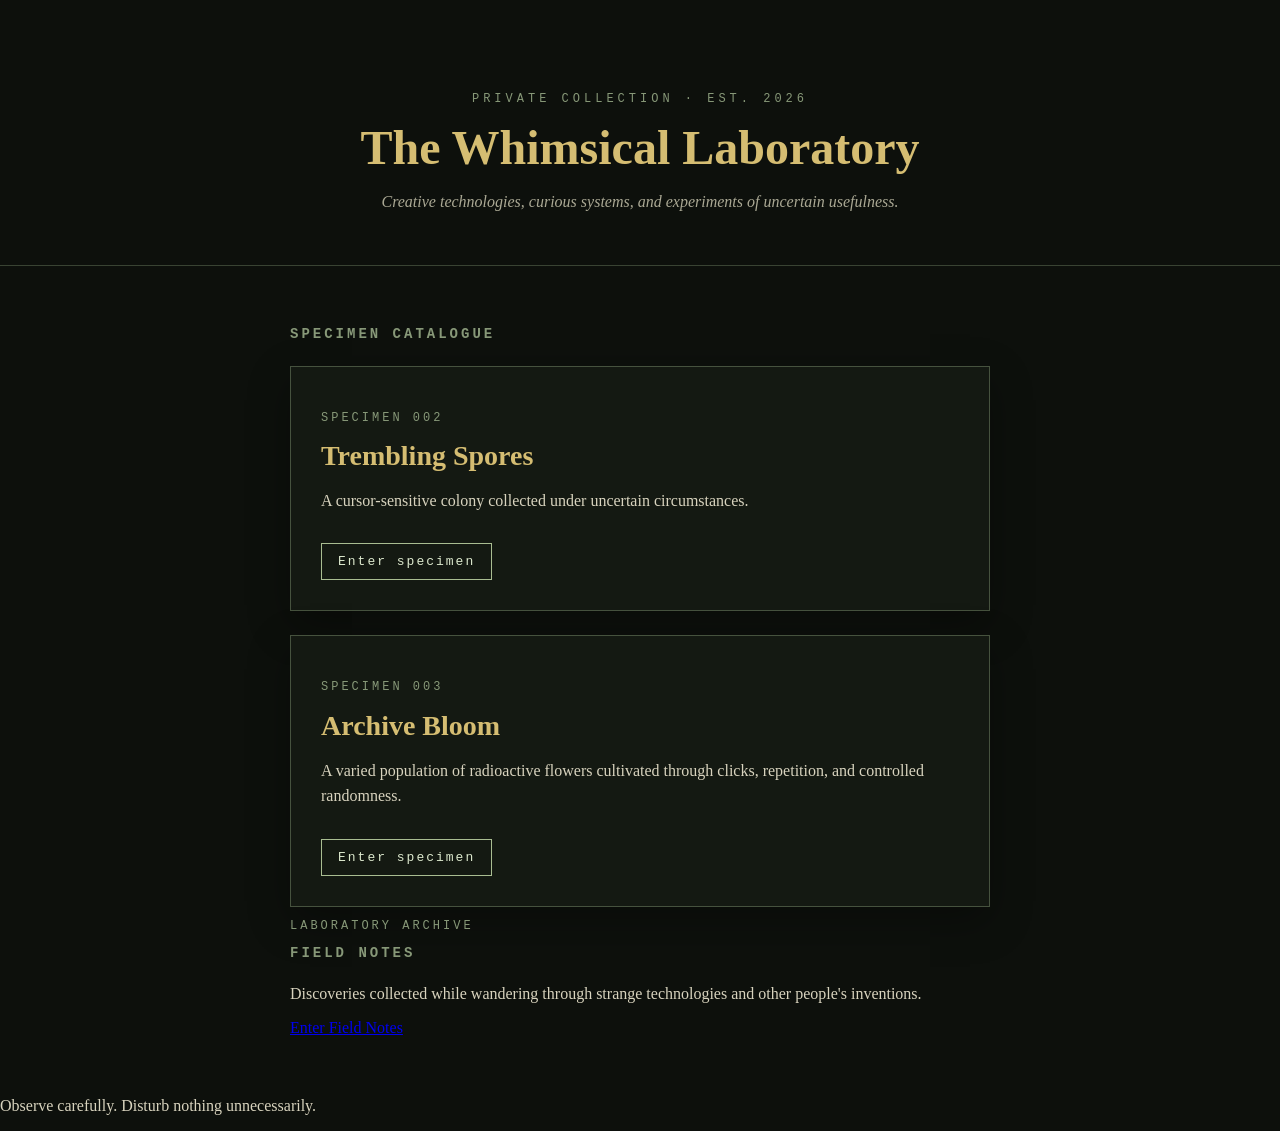
<file: index.html>
<!doctype html>
<html lang="en">
  <head>
    <meta charset="utf-8">
      <meta name="viewport" content="width=device-width, initial-scale=1">

      <title>The Whimsical Laboratory</title>

      <link rel="stylesheet" href="style.css">
  </head>
      <body>
      <header>
      <p class="eyebrow">PRIVATE COLLECTION · EST. 2026</p>

      <h1>The Whimsical Laboratory</h1>

      <p class="introduction">
        Creative technologies, curious systems, and experiments
        of uncertain usefulness.
      </p>
    </header>

      <main>
      <h2>Specimen Catalogue</h2>

      <article class="specimen-card">
        <p class="specimen-number">SPECIMEN 002</p>

        <h3>Trembling Spores</h3>

        <p>
          A cursor-sensitive colony collected under uncertain circumstances.
        </p>

<a href="experiments/002-trembling-spores/">
          Enter specimen
        </a>
      </article>

        <article class="specimen-card">
  <p class="specimen-number">SPECIMEN 003</p>

  <h3>Archive Bloom</h3>

  <p>
    A varied population of radioactive flowers cultivated through clicks,
    repetition, and controlled randomness.
  </p>

  <a href="experiments/003-archive-bloom/">
    Enter specimen
  </a>
</article>
        
<section class="room-link">
  <p class="specimen-number">LABORATORY ARCHIVE</p>

  <h2>Field Notes</h2>

  <p>
    Discoveries collected while wandering through strange technologies
    and other people's inventions.
  </p>

  <a href="discoveries/">
    Enter Field Notes
  </a>
</section>
        
    </main>

    <footer>
      <p>Observe carefully. Disturb nothing unnecessarily.</p>
    </footer>
  </body>
</html>
</file>
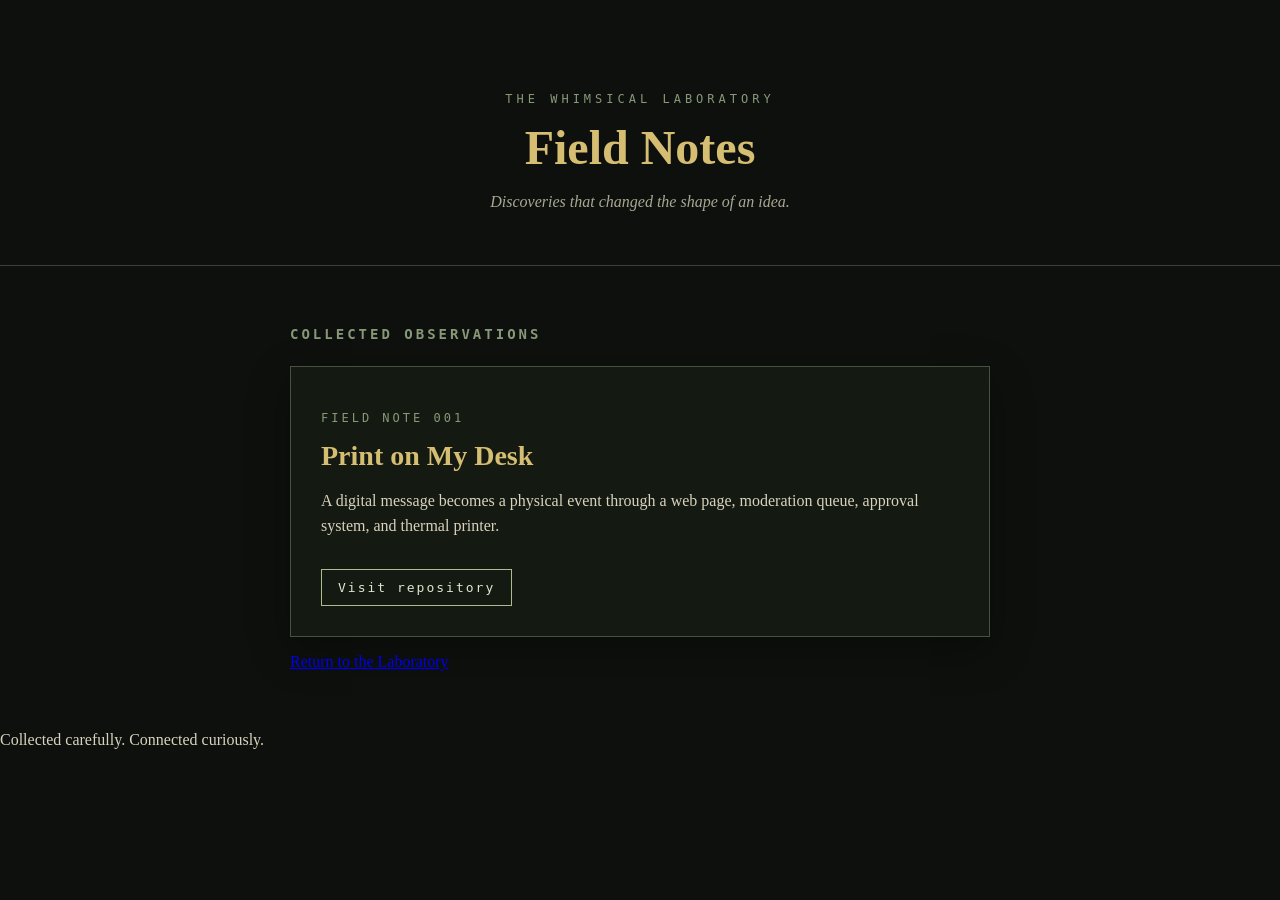
<file: discoveries/index.html>
<!doctype html>
<html lang="en">
  <head>
    <meta charset="utf-8">
    <meta name="viewport" content="width=device-width, initial-scale=1">

    <title>Field Notes — The Whimsical Laboratory</title>

    <link rel="stylesheet" href="../style.css">
  </head>

  <body>
    <header>
      <p class="eyebrow">THE WHIMSICAL LABORATORY</p>

      <h1>Field Notes</h1>

      <p class="introduction">
        Discoveries that changed the shape of an idea.
      </p>
    </header>

    <main>
      <h2>Collected Observations</h2>

      <article class="specimen-card">
        <p class="specimen-number">FIELD NOTE 001</p>

        <h3>Print on My Desk</h3>

        <p>
          A digital message becomes a physical event through a web page,
          moderation queue, approval system, and thermal printer.
        </p>

        <a href="https://github.com/eliorpom-cmd/print-on-my-desk">
          Visit repository
        </a>
      </article>

      <p>
        <a href="../">Return to the Laboratory</a>
      </p>
    </main>

    <footer>
      <p>Collected carefully. Connected curiously.</p>
    </footer>
  </body>
</html>
</file>
<file: style.css>
body {
  margin: 0;
  min-height: 100vh;
  background: #0d100c;
  color: #d8d3be;
  font-family: Georgia, serif;
}

header {
  padding: 80px 24px 50px;
  text-align: center;
  border-bottom: 1px solid #394333;
}

.eyebrow {
  color: #879878;
  font-family: monospace;
  font-size: 12px;
  letter-spacing: 4px;
}

h1 {
  margin: 14px 0;
  color: #d5bd72;
  font-size: 48px;
}

.introduction {
  max-width: 560px;
  margin: auto;
  color: #aaa894;
  font-style: italic;
  line-height: 1.6;
}

main {
  width: min(700px, 88%);
  margin: 60px auto;
}

h2 {
  margin-bottom: 24px;
  color: #879878;
  font-family: monospace;
  font-size: 14px;
  letter-spacing: 3px;
  text-transform: uppercase;
}

.specimen-card {
  padding: 30px;
  border: 1px solid #46523e;
  background: #141912;
  box-shadow: 0 14px 40px rgba(0, 0, 0, 0.3);
}

.specimen-number {
  color: #879878;
  font-family: monospace;
  font-size: 12px;
  letter-spacing: 3px;
}

.specimen-card h3 {
  margin: 10px 0;
  color: #d5bd72;
  font-size: 28px;
}

.specimen-card p {
  line-height: 1.6;
}

.specimen-card a {
  display: inline-block;
  margin-top: 14px;
  padding: 10px 16px;
  border: 1px solid #a9bd91;
  color: #dce8cd;
  font-family: monospace;
  letter-spacing: 2px;
  text-decoration: none;
}

.specimen-card a:hover {
  background: #a9bd91;
  color: #0d100c;
}

.specimen-card + .specimen-card {
  margin-top: 24px;
}
</file>
